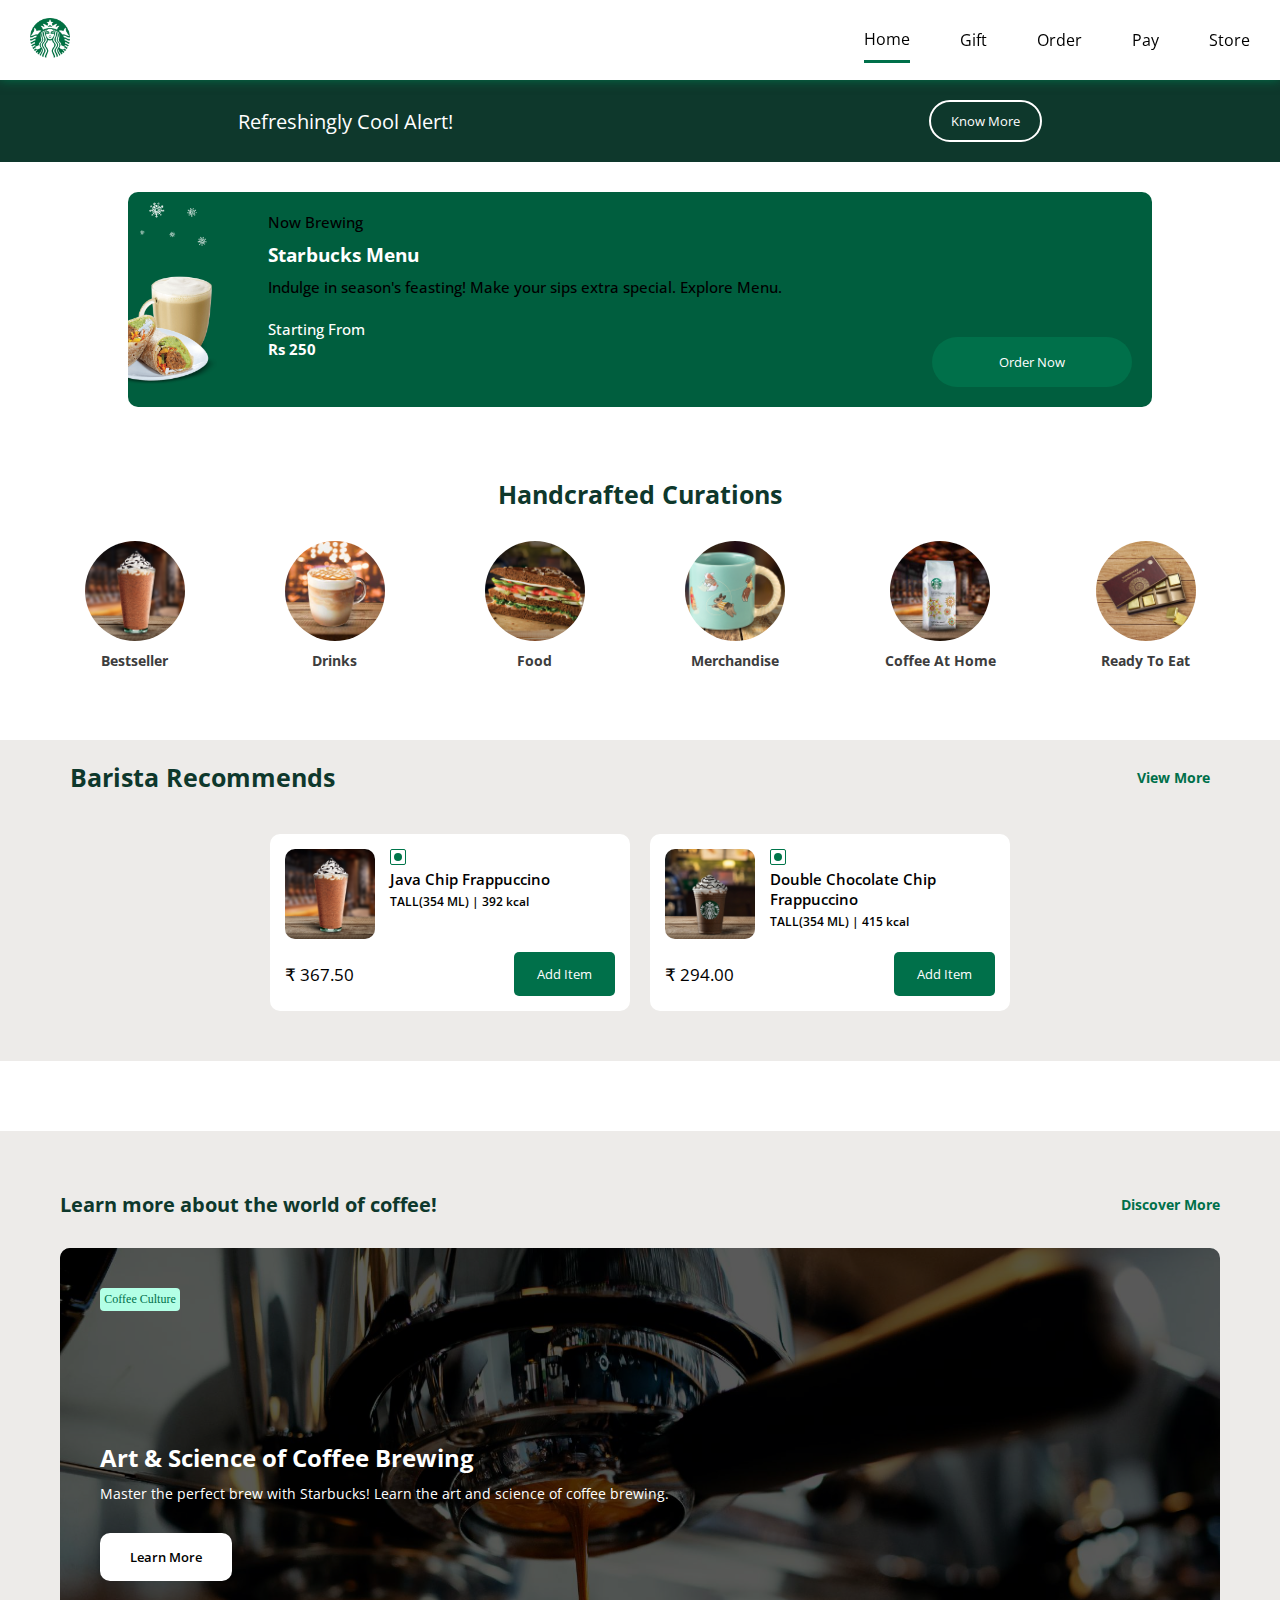
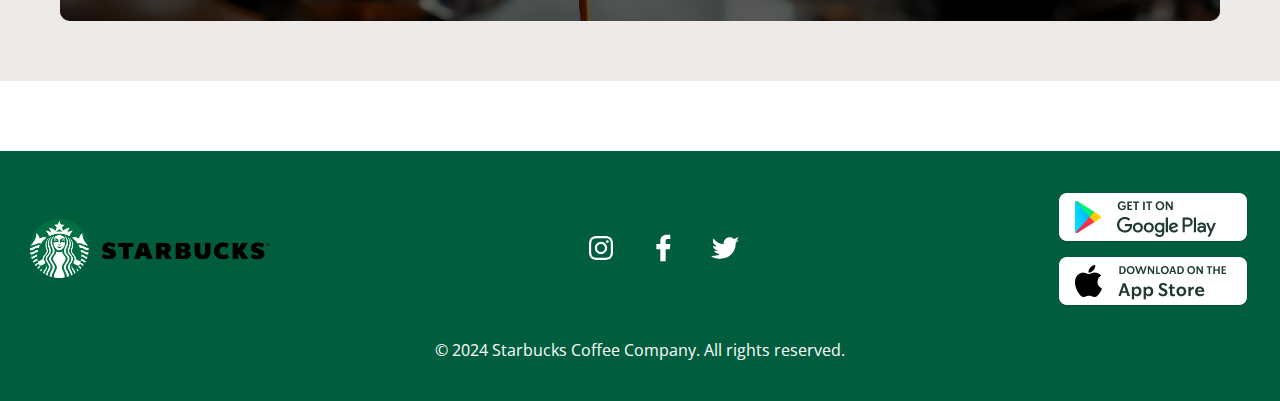
<file: index.html>
<!DOCTYPE html>
<html lang="en">

<head>
    <meta charset="UTF-8">
    <meta name="viewport" content="width=device-width, initial-scale=1.0">
    <link rel="website icon" href="Assests/starbucks-logo.png">
    <link rel="preconnect" href="https://fonts.googleapis.com">
    <link rel="preconnect" href="https://fonts.gstatic.com" crossorigin>
    <link href="https://fonts.googleapis.com/css2?family=Open+Sans:ital,wght@0,300..800;1,300..800&display=swap"
        rel="stylesheet">
    <title>Starbucks Coffee Company</title>
    <link rel="stylesheet" href="style.css">
</head>

<body>
    <header>
        <div class="logo">
            <img src="Assests/starbucks-logo.png" alt="logo">
        </div>

        <nav>
            <ul class="ul-header">
                <li class="active"><a href="index.html">Home</a></li>
                <li><a href="gift.html">Gift</a></li>
                <li><a href="order.html">Order</a></li>
                <li><a href="pay.html">Pay</a></li>
                <li><a href="store.html">Store</a></li>
            </ul>

        </nav>

        <div id="symbol-nav-open">
            <img src="Assests/menu.svg" alt="nav-open-button">
        </div>

        <div id="symbol-nav-close">
            <img src="Assests/close.svg" alt="nav-close-button">
        </div>

    </header>

    <div class="header-placeholder"></div>

    <div class="second-nav">
        <ul class="ul-sec">
            <li class="active"><a href="index.html">Home</a></li>
            <li><a href="gift.html">Gift</a></li>
            <li><a href="order.html">Order</a></li>
            <li><a href="pay.html">Pay</a></li>
            <li><a href="store.html">Store</a></li>
        </ul>
    </div>


    <section class="heroSection">
        <div class="herosec-1">
            <p>Refreshingly Cool Alert!</p>
            <button>Know More</button>
        </div>

        <div class="herosec-2">
            <img src="Assests/heroSecImg-2.png" class="img1-sec1" alt="sec-1-img">

            <div class="herosec2-content">
                <p>Now Brewing</p>
                <h3>Starbucks Menu</h3>
                <p>Indulge in season's feasting! Make your sips extra special. Explore Menu.</p>
                <div class="price-sec-2">
                    <p>Starting From</p>
                    <p>Rs 250</p>
                </div>
            </div>

            <button class="herosec2-btn">Order Now</button>
        </div>

        <div class="herosec-3">
            <h3>Handcrafted Curations</h3>
            <div class="herosec-3vari">
                <div class="vari">
                    <img src="Assests/Bestseller.jpg" alt="Bestseller Image">
                    <p>Bestseller</p>
                </div>
                <div class="vari">
                    <img src="Assests/Drinks.jpg" alt="Drinks Image">
                    <p>Drinks</p>
                </div>
                <div class="vari">
                    <img src="Assests/Food.jpg" alt="Food Image">
                    <p>Food</p>
                </div>
                <div class="vari">
                    <img src="Assests/Merchandise.jpg" alt="Merchandise Image">
                    <p>Merchandise</p>
                </div>
                <div class="vari">
                    <img src="Assests/CoffeeAtHome.jpg" alt="CoffeeAtHome Image">
                    <p>Coffee At Home</p>
                </div>
                <div class="vari">
                    <img src="Assests/ReadyToEat.jpg" alt="ReadyToEat Image">
                    <p>Ready To Eat</p>
                </div>
            </div>
        </div>
    </section>

    <section class="br-section">
        <div class="br-head">
            <h3>Barista Recommends</h3>
            <p> <a href="order.html">View More</a></p>
        </div>

        <div class="br-list">
            <div class="br-item">
                <div class="first-sec-br">
                    <div class="item-pic-br" id="sec-img-1"></div>
                    <div class="br-content">
                        <img src="Assests/veg.svg" alt="Veg Image">
                        <p class="br-name">Java Chip Frappuccino</p>
                        <p class="br-type">TALL(354 ML) | 392 kcal</p>
                    </div>
                </div>
                <div class="br-price-sec">
                    <p class="br-price">₹ 367.50</p>
                    <button class="br-add-item-btn">Add Item</button>
                </div>
            </div>

            <div class="br-item">
                <div class="first-sec-br">
                    <div class="item-pic-br" id="sec-img-2"></div>
                    <div class="br-content">
                        <img src="Assests/veg.svg" alt="Veg Image">
                        <p class="br-name">Double Chocolate Chip Frappuccino</p>
                        <p class="br-type">TALL(354 ML) | 415 kcal</p>
                    </div>
                </div>
                <div class="br-price-sec">
                    <p class="br-price">₹ 294.00</p>
                    <button class="br-add-item-btn">Add Item</button>
                </div>
            </div>
        </div>
    </section>

    <div class="learning-sec">
        <div class="learn-head">
            <h3>Learn more about the world of coffee!</h3>
            <p>Discover More</p>
        </div>

        <div class="learning-img-coffee">
            <div class="mask">
                <div class="cf-cul">
                    <p>Coffee Culture</p>
                </div>

                <div class="lear-content">
                    <h2>Art & Science of Coffee Brewing</h2>
                    <p>Master the perfect brew with Starbucks! Learn the art and science of coffee brewing.</p>
                </div>

                <button>Learn More</button>
            </div>
        </div>
    </div>

    <footer>
        <div class="footer-fir-sec">
            <div class="foot-logo"><img src="Assests/starbucks-text-logo.png" alt="logo-image"></div>
            <div class="social-links">
                <div class="instagram"><img src="Assests/instagram.svg" alt="instagram SVG img"></div>
                <div class="facebook"><img src="Assests/facebook.svg" alt="facebook SVG img"></div>
                <div class="twitter"><img src="Assests/twitter.svg" alt="twitter SVG img"></div>
            </div>
            <div class="app-links">
                <img src="Assests/appstoreAndroid.png" alt="Android Store">
                <img src="Assests/appstoreiOS.png" alt="iOS Store">
            </div>
        </div>

        <div class="copy-right">&copy; 2024 Starbucks Coffee Company. All rights reserved.</div>
    </footer>

    <script src="script.js"></script>
</body>

</html>
</file>
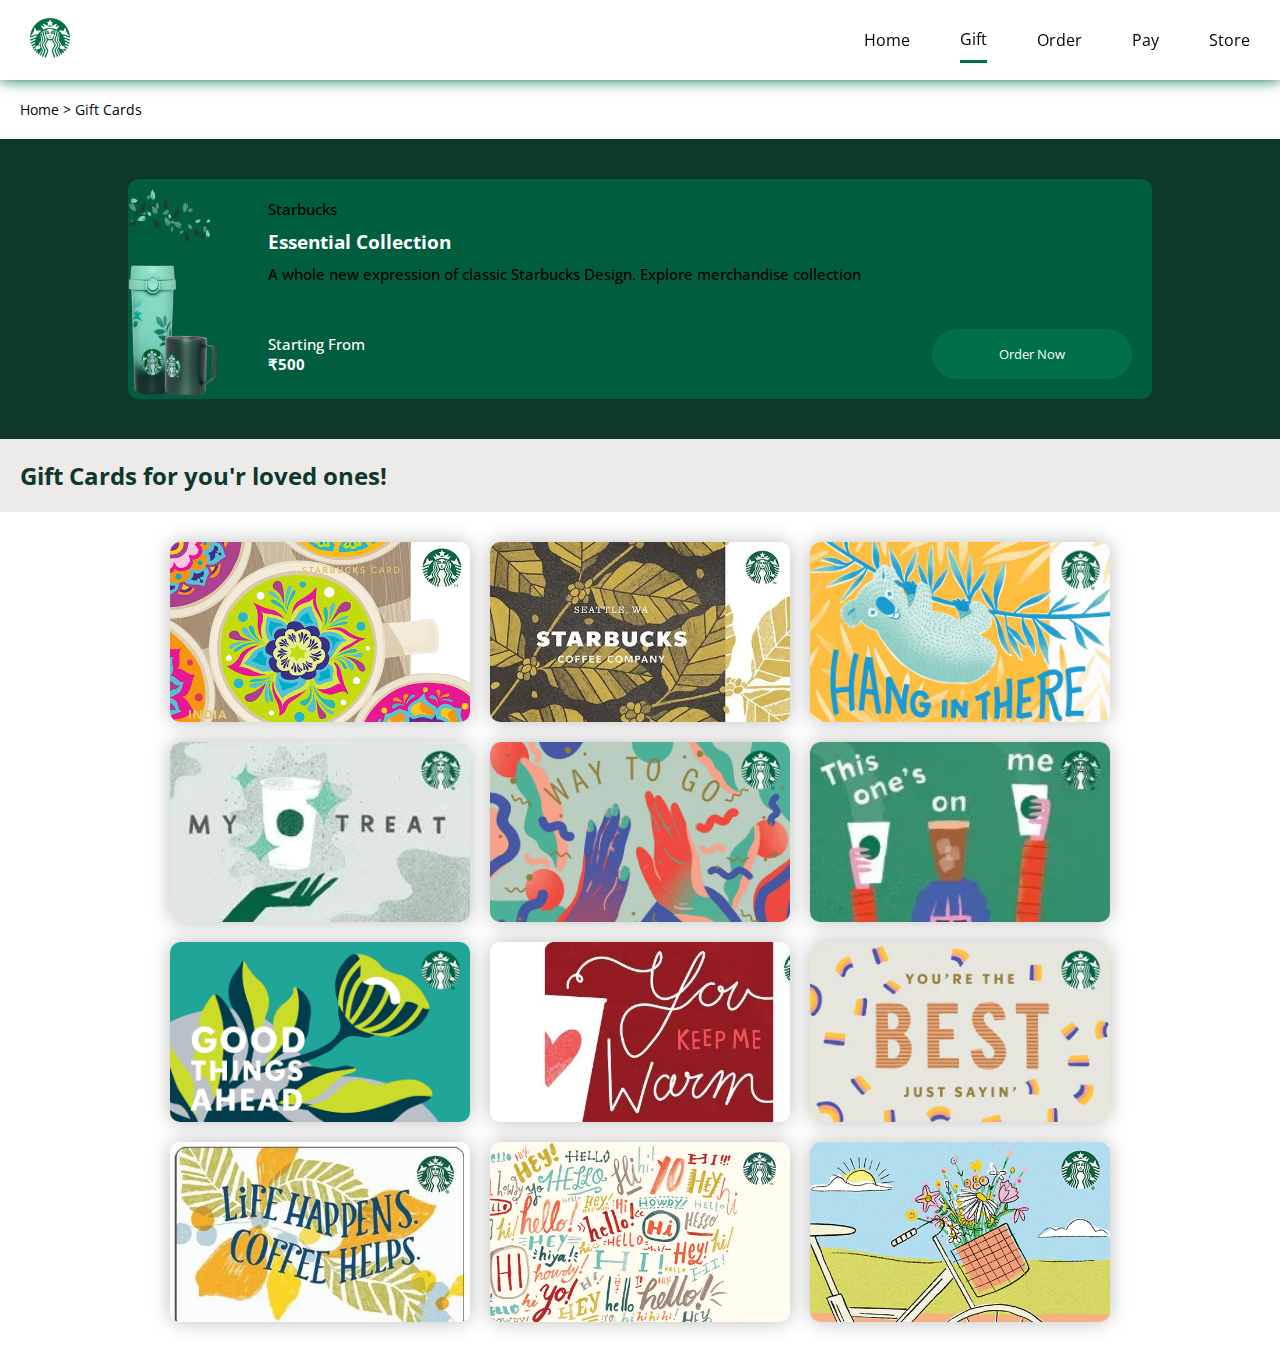
<file: gift.html>
<!DOCTYPE html>
<html lang="en">

<head>
    <meta charset="UTF-8">
    <meta name="viewport" content="width=device-width, initial-scale=1.0">
    <link rel="website icon" href="Assests/starbucks-logo.png">
    <link rel="preconnect" href="https://fonts.googleapis.com">
    <link rel="preconnect" href="https://fonts.gstatic.com" crossorigin>
    <link href="https://fonts.googleapis.com/css2?family=Open+Sans:ital,wght@0,300..800;1,300..800&display=swap"
        rel="stylesheet">
    <title>Gift Cards | Tata Starbucks</title>
    <link rel="stylesheet" href="gift.css">
</head>

<body>
    <header>
        <div class="logo">
            <img src="Assests/starbucks-logo.png" alt="logo">
        </div>

        <nav>
            <ul class="ul-header">
                <li><a href="index.html">Home</a></li>
                <li class="active"><a href="gift.html">Gift</a></li>
                <li><a href="order.html">Order</a></li>
                <li><a href="pay.html">Pay</a></li>
                <li><a href="store.html">Store</a></li>
            </ul>

        </nav>

        <div id="symbol-nav-open">
            <img src="Assests/menu.svg" alt="nav-open-button">
        </div>

        <div id="symbol-nav-close">
            <img src="Assests/close.svg" alt="nav-close-button">
        </div>

    </header>

    <div class="header-placeholder"></div>

    <div class="second-nav">
        <ul class="ul-sec">
            <li><a href="index.html">Home</a></li>
            <li class="active"><a href="gift.html">Gift</a></li>
            <li><a href="order.html">Order</a></li>
            <li><a href="pay.html">Pay</a></li>
            <li><a href="store.html">Store</a></li>
        </ul>
    </div>

    <!-- Web Location -->

    <div class="location">
        <p>Home > Gift Cards</p>
    </div>

    <!-- Hero Shop -->

    <section class="heroSection">

        <div class="herosec-1">
            <img src="Assests/starbucks-bottle.png" class="img1-sec1" alt="sec-1-img">

            <div class="herosec1-content">
                <p>Starbucks</p>
                <h3>Essential Collection</h3>
                <p class="hero-content-sent">A whole new expression of classic Starbucks Design. Explore merchandise
                    collection</p>
                <div class="price-sec-1">
                    <p>Starting From</p>
                    <p>₹500</p>
                </div>
            </div>

            <button class="herosec1-btn">Order Now</button>
        </div>

    </section>

    <!-- Cards Section -->

    <section class="cards-sec">
        <h2>Gift Cards for you'r loved ones!</h2>

        <div class="cards">
            <div class="card card-img-1"></div>
            <div class="card card-img-3"></div>
            <div class="card card-img-4"></div>
            <div class="card card-img-5"></div>
            <div class="card card-img-6"></div>
            <div class="card card-img-7"></div>
            <div class="card card-img-8"></div>
            <div class="card card-img-9"></div>
            <div class="card card-img-10"></div>
            <div class="card card-img-11"></div>
            <div class="card card-img-12"></div>
            <div class="card card-img-13"></div>
        </div>
    </section>

    <script src="script.js"></script>
</body>

</html>
</file>
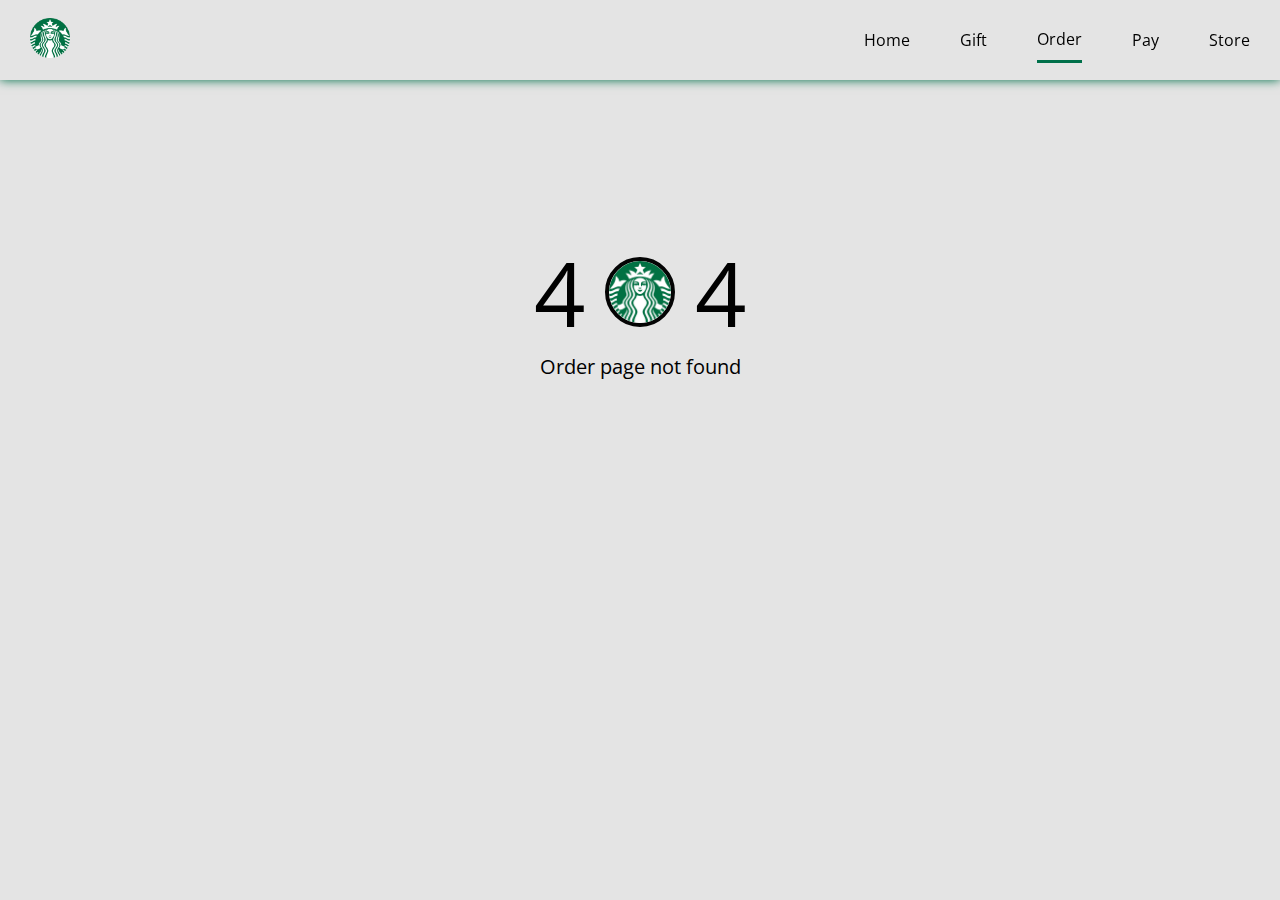
<file: order.html>
<!DOCTYPE html>
<html lang="en">

<head>
    <meta charset="UTF-8">
    <meta name="viewport" content="width=device-width, initial-scale=1.0">
    <link rel="website icon" href="Assests/starbucks-logo.png">
    <link rel="preconnect" href="https://fonts.googleapis.com">
    <link rel="preconnect" href="https://fonts.gstatic.com" crossorigin>
    <link href="https://fonts.googleapis.com/css2?family=Open+Sans:ital,wght@0,300..800;1,300..800&display=swap"
        rel="stylesheet">
    <title>Menu | Tata Starbucks</title>
    <link rel="stylesheet" href="order,pay,store.css">
</head>

<body>
    <header>
        <div class="logo">
            <img src="Assests/starbucks-logo.png" alt="logo">
        </div>

        <nav>
            <ul class="ul-header">
                <li><a href="index.html">Home</a></li>
                <li><a href="gift.html">Gift</a></li>
                <li class="active"><a href="order.html">Order</a></li>
                <li><a href="pay.html">Pay</a></li>
                <li><a href="store.html">Store</a></li>
            </ul>

        </nav>

        <div id="symbol-nav-open">
            <img src="Assests/menu.svg" alt="nav-open-button">
        </div>

        <div id="symbol-nav-close">
            <img src="Assests/close.svg" alt="nav-close-button">
        </div>

    </header>

    <div class="header-placeholder"></div>

    <div class="second-nav">
        <ul class="ul-sec">
            <li><a href="index.html">Home</a></li>
            <li><a href="gift.html">Gift</a></li>
            <li class="active"><a href="order.html">Order</a></li>
            <li><a href="pay.html">Pay</a></li>
            <li><a href="store.html">Store</a></li>
        </ul>
    </div>
    
    <div class="error-div">
        <div class="center-404">
            <h1>4</h1>
            <img src="Assests/starbucks-logo.png" alt="starbucks-logo">
            <h1>4</h1>
        </div>
    
        <div class="error-msg">
            <p>Order page not found</p>
        </div>
    </div>

    <script src="script.js"></script>
</body>

</html>
</file>
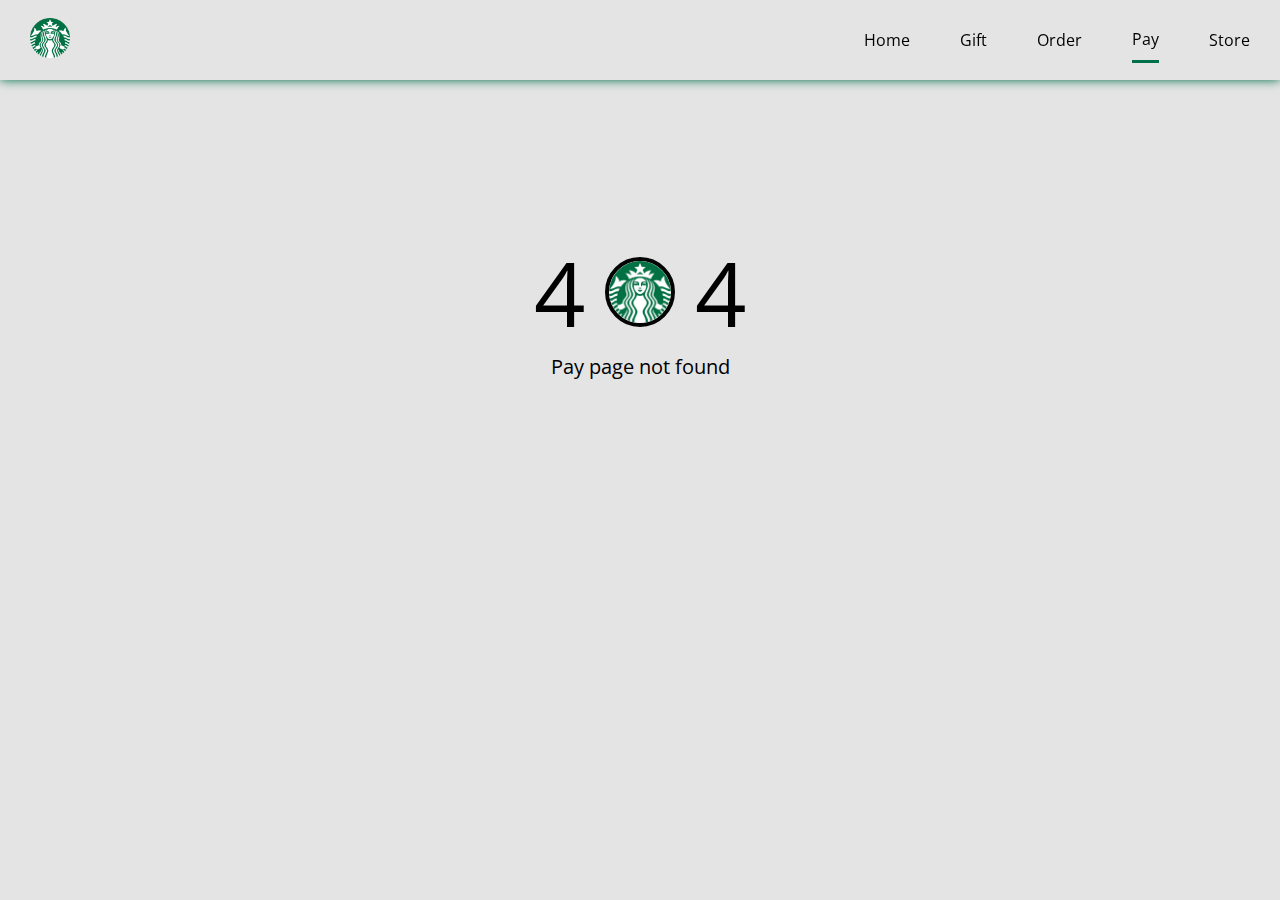
<file: pay.html>
<!DOCTYPE html>
<html lang="en">

<head>
    <meta charset="UTF-8">
    <meta name="viewport" content="width=device-width, initial-scale=1.0">
    <link rel="website icon" href="Assests/starbucks-logo.png">
    <link rel="preconnect" href="https://fonts.googleapis.com">
    <link rel="preconnect" href="https://fonts.gstatic.com" crossorigin>
    <link href="https://fonts.googleapis.com/css2?family=Open+Sans:ital,wght@0,300..800;1,300..800&display=swap"
        rel="stylesheet">
    <title>Menu | Tata Starbucks</title>
    <link rel="stylesheet" href="order,pay,store.css">
</head>

<body>
    
    <header>
        <div class="logo">
            <img src="Assests/starbucks-logo.png" alt="logo">
        </div>

        <nav>
            <ul class="ul-header">
                <li><a href="index.html">Home</a></li>
                <li><a href="gift.html">Gift</a></li>
                <li><a href="order.html">Order</a></li>
                <li class="active"><a href="pay.html">Pay</a></li>
                <li><a href="store.html">Store</a></li>
            </ul>

        </nav>

        <div id="symbol-nav-open">
            <img src="Assests/menu.svg" alt="nav-open-button">
        </div>

        <div id="symbol-nav-close">
            <img src="Assests/close.svg" alt="nav-close-button">
        </div>

    </header>

    <div class="header-placeholder"></div>

    <div class="second-nav">
        <ul class="ul-sec">
            <li><a href="index.html">Home</a></li>
            <li><a href="gift.html">Gift</a></li>
            <li><a href="order.html">Order</a></li>
            <li class="active"><a href="pay.html">Pay</a></li>
            <li><a href="store.html">Store</a></li>
        </ul>
    </div>
    
    <div class="error-div">
        <div class="center-404">
            <h1>4</h1>
            <img src="Assests/starbucks-logo.png" alt="starbucks-logo">
            <h1>4</h1>
        </div>
    
        <div class="error-msg">
            <p>Pay page not found</p>
        </div>
    </div>

    <script src="script.js"></script>
</body>

</html>
</file>
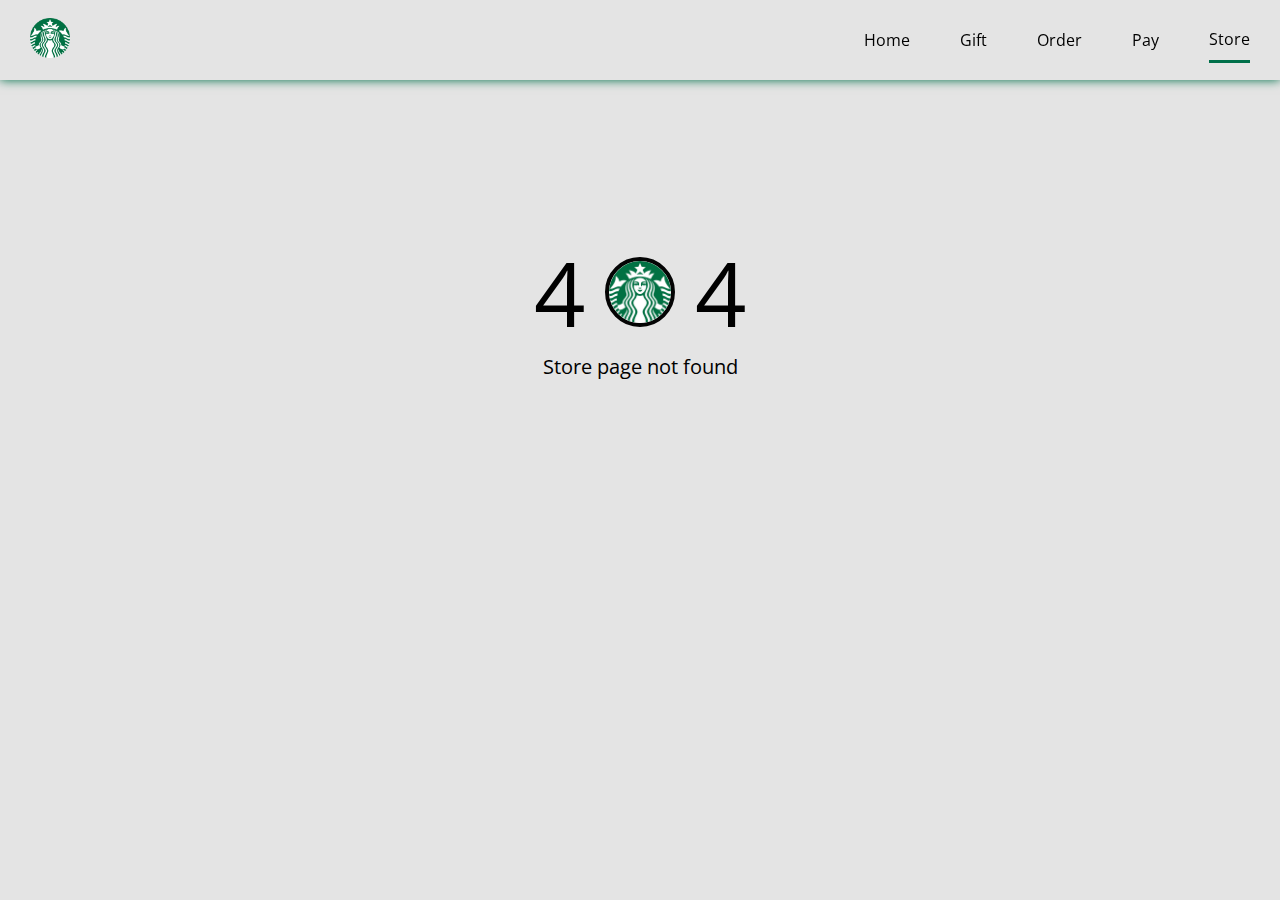
<file: store.html>
<!DOCTYPE html>
<html lang="en">

<head>
    <meta charset="UTF-8">
    <meta name="viewport" content="width=device-width, initial-scale=1.0">
    <link rel="website icon" href="Assests/starbucks-logo.png">
    <link rel="preconnect" href="https://fonts.googleapis.com">
    <link rel="preconnect" href="https://fonts.gstatic.com" crossorigin>
    <link href="https://fonts.googleapis.com/css2?family=Open+Sans:ital,wght@0,300..800;1,300..800&display=swap"
        rel="stylesheet">
    <title>Menu | Tata Starbucks</title>
    <link rel="stylesheet" href="order,pay,store.css">
</head>

<body>
    
    <header>
        <div class="logo">
            <img src="Assests/starbucks-logo.png" alt="logo">
        </div>

        <nav>
            <ul class="ul-header">
                <li><a href="index.html">Home</a></li>
                <li><a href="gift.html">Gift</a></li>
                <li><a href="order.html">Order</a></li>
                <li><a href="pay.html">Pay</a></li>
                <li class="active"><a href="store.html">Store</a></li>
            </ul>

        </nav>

        <div id="symbol-nav-open">
            <img src="Assests/menu.svg" alt="nav-open-button">
        </div>

        <div id="symbol-nav-close">
            <img src="Assests/close.svg" alt="nav-close-button">
        </div>

    </header>

    <div class="header-placeholder"></div>

    <div class="second-nav">
        <ul class="ul-sec">
            <li><a href="index.html">Home</a></li>
            <li><a href="gift.html">Gift</a></li>
            <li><a href="order.html">Order</a></li>
            <li><a href="pay.html">Pay</a></li>
            <li class="active"><a href="store.html">Store</a></li>
        </ul>
    </div>
    
    <div class="error-div">
        <div class="center-404">
            <h1>4</h1>
            <img src="Assests/starbucks-logo.png" alt="starbucks-logo">
            <h1>4</h1>
        </div>
    
        <div class="error-msg">
            <p>Store page not found</p>
        </div>
    </div>

    <script src="script.js"></script>
</body>

</html>
</file>
<file: style.css>
* {
    margin: 0;
    padding: 0;
    box-sizing: border-box;
    list-style-type: none;
    scroll-behavior: smooth;
}

:root {
    --open-sans-font: "Open Sans", sans-serif;
    --StarbucksGreen: #00704A;
    --dark-green: #0e382c;
    --secondary-green: #005e3e;
    --White: #fff;
}

::-webkit-scrollbar {
    width: 5px;
    background: #ffffff;
}

::-webkit-scrollbar-thumb {
    background: var(--StarbucksGreen);
}


body {
    width: 100%;
    background: var(--White);
}


/* Header */


header {
    position: fixed;
    height: 80px;
    width: 100%;
    padding: 0 30px;
    background: var(--White);
    display: flex;
    align-items: center;
    justify-content: space-between;
    color: var(--gold);
    z-index: 1;
    box-shadow: 0 0 10px #00704A;
}

header .logo {
    font-family: var(--merriweather-font);
}

header .logo img {
    width: 40px;
}

header nav {
    display: flex;
}

header nav ul {
    display: flex;
    align-items: center;
    justify-content: center;
    gap: 50px;
}

header nav ul li {
    padding: 10px 0;
    font-family: var(--open-sans-font);
    cursor: pointer;
}

header nav ul li a { 
    text-decoration: none;
    color: #000000;
}

.second-nav .ul-sec li a {
    text-decoration: none;
    color: #000;
}

ul .active {
    border-bottom: 3px solid #00704A;
}

header nav ul li a:hover {
    transition: .1s;
    color: var(--secondary-green);
}

header #symbol-nav-open {
    display: none;
}

header #symbol-nav-close {
    display: none;
}

.ul-sec {
    display: none;
}

.header-placeholder {
    height: 80px;
}

/* Hero Section */

.heroSection {
    display: flex;
    flex-direction: column;
    align-items: center;
}

.heroSection .herosec-1 {
    margin-bottom: 30px;
    width: 100%;
    padding: 20px 0;
    background-color: var(--dark-green);
    display: flex;
    align-items: center;
    justify-content: space-around;
}

.heroSection .herosec-1 p {
    font-size: 20px;
    font-family: var(--open-sans-font);
    color: #fff;
}

.heroSection .herosec-1 button {
    padding: 10px 20px;
    background-color: transparent;
    border: 2px solid #fff;
    color: #fff;
    border-radius: 50px;
    font-family: var(--open-sans-font);
    font-size: 13px;
}

.heroSection .herosec-2 {
    padding: 0 20px 0 0;
    width: 80%;
    background-color: var(--secondary-green);
    border-radius: 10px;
    display: flex;
    gap: 50px;
    position: relative;
}

.heroSection .herosec-2 .img1-sec1 {
    width: 90px;
}

.heroSection .herosec-2 .herosec2-content {
    padding: 20px 0 0 0;
    font-family: var(--open-sans-font);
    display: flex;
    flex-direction: column;
    gap: 10px;
}

.heroSection .herosec-2 .herosec2-content h3 {
    color: #fff;
}

.heroSection .herosec-2 .herosec2-content p {
    font-size: 15px;
    font-weight: 500;
}

.heroSection .herosec-2 .herosec2-content .price-sec-2 {
    padding: 12px 0 0 0;
    font-weight: 200;
    color: #fff;
}

.heroSection .herosec-2 .herosec2-content .price-sec-2 p:last-child {
    font-weight: 700;
}

.heroSection .herosec-2 button {
    height: 50px;
    width: 200px;
    color: #ffffff;
    font-family: var(--open-sans-font);
    display: flex;
    align-items: center;
    justify-content: center;
    border-radius: 50px;
    border: none;
    background-color: var(--StarbucksGreen);
    position: absolute;
    bottom: 20px;
    right: 20px;
    transition: .30s;
}

.heroSection .herosec-2 button:hover {
    transition: .50s;
    background-color: var(--dark-green);
}

.herosec-3 {
    margin: 70px 0 0 0;
    width: 100%;
    display: flex;
    align-items: center;
    justify-content: center;
    flex-direction: column;
}

.herosec-3 h3 {
    color: var(--dark-green);
    font-family: var(--open-sans-font);
    font-size: 25px;
}

.herosec-3 .herosec-3vari {
    margin: 30px 0 0 0;
    display: flex;
    flex-wrap: wrap;
    justify-content: center;
    column-gap: 80px;
    row-gap: 40px;
}

.herosec-3 .herosec-3vari .vari {
    cursor: pointer;
    margin: 0 10px;
    display: flex;
    flex-direction: column;
    align-items: center;
}

.herosec-3 .herosec-3vari .vari img {
    height: 100px;
    width: 100px;
    border-radius: 50%;
    transition: .10s;
}

.herosec-3 .herosec-3vari .vari img:hover {
    /* border: 2px solid #00704A; */
    transform: translateY(-5px);
    border-radius: 50%;
    box-shadow: 0 20px 20px #dddddd;
    transition: .20s;
}

.herosec-3 .herosec-3vari .vari p {
    padding: 10px 0 0 0;
    font-family: var(--open-sans-font);
    font-size: 14px;
    font-weight: 700;
    color: #3d3d3d;
}

/* BR-Section */

.br-section {
    margin: 70px 0 0 0;
    padding: 20px 70px;
    background: #edebe9;
    display: flex;
    flex-direction: column;
}

.br-section .br-head {
    display: flex;
    align-items: center;
    justify-content: space-between;
}

.br-section .br-head h3 {
    font-family: var(--open-sans-font);
    font-size: 25px;
    color: var(--dark-green);
}

.br-section .br-head p a {
    text-decoration: none;
    cursor: pointer;
    font-family: var(--open-sans-font);
    font-size: 14px;
    color: var(--StarbucksGreen);
    font-weight: 700;
}

.br-section .br-list {
    margin: 40px 0 30px 0;
    display: flex;
    justify-content: center;
    flex-wrap: wrap;
    gap: 20px;
}

.br-section .br-list .br-item {
    padding: 15px;
    border-radius: 10px;
    background-color: #fff;
    display: flex;
    flex-direction: column;
    gap: 13px;
}

.br-section .br-list .br-item .first-sec-br {
    display: flex;
    gap: 15px;
    font-family: var(--open-sans-font);
    font-size: 15px;
    font-weight: 600;
}

.br-section .br-list .br-item .first-sec-br .br-name {
    width: 180px;
}

.br-section .br-list .br-item .first-sec-br .br-type {
    margin: 4px 0 0 0;
    font-size: 12px;
}

#sec-img-1 {
    height: 90px;
    width: 90px;
    background: url('Assests/Bestseller.jpg');
    background-position: center;
    background-size: cover;
    border-radius: 10px;
}

#sec-img-2 {
    height: 90px;
    width: 90px;
    background: url('Assests/doublechocolatefrapuccino.jpg');
    background-position: center;
    background-size: cover;
    border-radius: 10px;
}

.br-section .br-list .br-item .first-sec-br {
    display: flex;
}

.br-section .br-list .br-item .br-price-sec {
    display: flex;
    align-items: center;
    gap: 160px;
    font-family: var(--open-sans-font);
    font-size: 17px;
}

.br-section .br-list .br-item .br-price-sec button {
    padding: 13px 23px;
    background: var(--StarbucksGreen);
    border: none;
    border-radius: 5px;
    color: #fff;
    font-family: var(--open-sans-font);
    transition: .20s;
}

.br-section .br-list .br-item .br-price-sec button:hover {
    transition: .10s;
    background-color: var(--secondary-green);
}

.br-section .last-btn button:hover {
    transition: .10s;
    background-color: var(--secondary-green);
}

/* Learning-Section */

.learning-sec {
    margin-top: 70px;
    padding: 60px;
    background-color: #edebe9;
    display: flex;
    justify-content: center;
    flex-direction: column;
}

.learning-sec .learn-head {
    margin-bottom: 30px;
    /* width: 78%; */
    display: flex;
    align-items: center;
    justify-content: space-between;
}

.learning-sec .learn-head h3 {
    font-family: var(--open-sans-font);
    color: var(--dark-green);
    font-size: 20px;
}

.learning-sec .learn-head p {
    cursor: pointer;
    font-family: var(--open-sans-font);
    color: var(--StarbucksGreen);
    font-size: 14px;
    font-weight: 700;
}

.learning-img-coffee {
    background: url(Assests/ICW_Live_Event_Day5_41f11ca3d2.jpg);
    width: 100%;
    border-radius: 10px;
    /* height: 300px; */
    background-size: cover;
}

.learning-img-coffee .mask {
    padding: 40px;
    height: 100%;
    width: 100%;
    border-radius: 10px;
    background-color: #000000a6;
}

.learning-img-coffee .cf-cul p {
    width: 80px;
    padding: 4px;
    font-size: 12px;
    color: var(--StarbucksGreen);
    background-color: #b3ffe6;
    border-radius: 4px;
    text-align: center;
}

.learning-img-coffee .lear-content {
    margin-top: 130px;
}

.learning-img-coffee .lear-content h2 {
    font-family: var(--open-sans-font);
    color: var(--White);
    z-index: 10000;
}

.learning-img-coffee .lear-content p {
    padding: 10px 0 0 0;
    font-size: 14px;
    font-family: var(--open-sans-font);
    color: #ffffff;
    font-weight: 400;
}

.learning-img-coffee button {
    margin-top: 30px;
    padding: 15px 30px;
    background-color: #fff;
    border: none;
    border-radius: 10px;
    color: #000;
    font-family: var(--open-sans-font);
    font-weight: 600;
    transition: .20s;
}

.learning-img-coffee button:hover {
    background-color: #afafaf;
}

/* FOOTER-Section */

footer {
    margin: 70px 0 0 0;
    padding: 40px 30px;
    display: flex;
    flex-direction: column;
    align-items: center;
    justify-content: space-between;
    flex-wrap: wrap;
    background: var(--secondary-green);
}

footer .footer-fir-sec {
    width: 100%;
    display: flex;
    align-items: center;
    justify-content: space-between;
    flex-wrap: wrap;
    gap: 40px;
}

footer .footer-fir-sec .foot-logo img {
    width: 240px;
}

footer .footer-fir-sec .social-links {
    display: flex;
    gap: 30px;
}

footer .footer-fir-sec .social-links img {
    cursor: pointer;
    transition: .20s;
}

footer .footer-fir-sec .social-links img:hover {
    transform: translateY(-12px);
}

footer .footer-fir-sec .app-links {
    display: flex;
    flex-direction: column;
    gap: 10px;
}

footer .footer-fir-sec .app-links img {
    cursor: pointer;
}

footer .copy-right {
    margin: 30px 0 0 0;
    font-family: var(--open-sans-font);
    font-size: 16px;
    color: #fff;
}

@media (max-width: 830px) {
    .learning-sec .learn-head h3 {
        font-family: var(--open-sans-font);
        color: var(--dark-green);
        font-size: 17px;
    }

    .learning-sec .learn-head p {
        font-family: var(--open-sans-font);
        color: var(--dark-green);
        font-size: 12px;
        font-weight: 700;
    }
}

@media (max-width: 676px) {

    header nav ul {
        display: none;
    }

    header #symbol-nav-open {
        display: flex;
    }

    header #symbol-nav-close {
        display: none;
    }

    .second-nav {
        display: none;
    }

    .ul-sec {
        position: fixed;
        width: 100%;
        padding: 60px 0;
        display: flex;
        align-items: center;
        flex-direction: column;
        background-color: #c4c4c4;
        gap: 50px;
        z-index: 10;
    }

    .ul-sec li {
        font-family: var(--open-sans-font);
        color: var(--gold);
    }

    .ul-sec li:hover {
        transition: .1s;
        color: var(--light-gray);
    }

    .heroSection .herosec-1 p {
        font-size: 17px;
        font-family: var(--open-sans-font);
        color: #fff;
    }

    .heroSection .herosec-1 button {
        padding: 7px 12px;
        background-color: transparent;
        border: 2px solid #fff;
        color: #fff;
        border-radius: 50px;
        font-family: var(--open-sans-font);
        font-size: 12px;
    }

    .heroSection .herosec-2 button {
        height: 50px;
        width: 170px;
        color: #ffffff;
        font-family: var(--open-sans-font);
        display: flex;
        align-items: center;
        justify-content: center;
        border-radius: 50px;
        border: none;
        background-color: var(--StarbucksGreen);
        position: absolute;
        bottom: 20px;
        right: 20px;
    }
}

@media (max-width: 600px) {
    .heroSection .herosec-2 button {
        margin: 50px 0 0 0;
        height: 50px;
        width: 200px;
        color: #fff;
        font-family: var(--open-sans-font);
        display: flex;
        align-items: center;
        justify-content: center;
        border-radius: 50px;
        border: none;
        background-color: var(--StarbucksGreen);
        position: absolute;
        bottom: 20px;
        right: 20px;
    }

    .br-section {
        margin: 70px 0 0 0;
        padding: 20px 30px;
        background: #edebe9;
    }

    .br-section .br-head h3 {
        font-family: var(--open-sans-font);
        font-size: 25px;
        color: var(--dark-green);
    }

    .br-section .br-head p {
        font-family: var(--open-sans-font);
        font-size: 14px;
        color: var(--StarbucksGreen);
        font-weight: 700;
    }
}

@media (max-width: 560px) {
    .heroSection .herosec-2 {
        display: flex;
        flex-direction: column;
        padding: 0 20px;
    }

    .heroSection .herosec-2 .img1-sec1 {
        display: none;
    }

    .heroSection .herosec-2 button {
        position: relative;
        margin: 0 0 0 20px;
        height: 50px;
        width: 170px;
    }

    .learning-sec {
        margin-top: 70px;
        padding: 30px;
        background-color: #edebe9;
        display: flex;
        justify-content: center;
        flex-direction: column;
    }

    .learning-sec .learn-head h3 {
        font-family: var(--open-sans-font);
        color: var(--dark-green);
        font-size: 15px;
    }

    .learning-sec .learn-head p {
        width: 100px;
        /* background: #000; */
        font-family: var(--open-sans-font);
        color: var(--StarbucksGreen);
        font-size: 13px;
        font-weight: 700;
        text-align: center;
    }

    .br-section {
        margin: 70px 0 0 0;
        padding: 20px 36px;
        background: #edebe9;
    }

    .br-section .br-head h3 {
        font-family: var(--open-sans-font);
        font-size: 20px;
        color: var(--dark-green);
    }

    .br-section .br-head p {
        font-family: var(--open-sans-font);
        font-size: 14px;
        color: var(--StarbucksGreen);
        font-weight: 700;
    }
}

@media (max-width: 500px) {
    .learning-img-coffee {
        background-position: center;
    }

    .learning-img-coffee .mask {
        padding: 20px;
    }

    .br-section {
        margin: 70px 0 0 0;
        padding: 20px 30px;
        background: #edebe9;
    }

    .br-section .br-list .br-item .br-price-sec {
        display: flex;
        align-items: center;
        gap: 100px;
        font-family: var(--open-sans-font);
        font-size: 17px;
    }
}

@media (max-width: 400px) {
    .heroSection .herosec-1 p {
        font-size: 15px;
        font-family: var(--open-sans-font);
        color: #fff;
    }

    .heroSection .herosec-1 button {
        padding: 6px 10px;
        background-color: transparent;
        border: 2px solid #fff;
        color: #fff;
        border-radius: 50px;
        font-family: var(--open-sans-font);
        font-size: 13px;
    }

    .learning-img-coffee .mask {
        padding: 20px 13px;
    }

    .br-section {
        margin: 70px 0 0 0;
        padding: 20px 20px;
        background: #edebe9;
    }

    .br-section .br-head h3 {
        font-family: var(--open-sans-font);
        font-size: 25px;
        color: var(--dark-green);
    }

    .br-section .br-head p {
        padding: 0 0 0 10px;
        font-family: var(--open-sans-font);
        font-size: 14px;
        color: var(--StarbucksGreen);
        font-weight: 700;
    }

    .br-section .br-list .br-item p {
        font-size: 13px;
    }

    .br-section .br-list .br-item .br-price-sec {
        display: flex;
        align-items: center;
        justify-content: space-between;
        gap: 40px;
        font-family: var(--open-sans-font);
        font-size: 17px;
    }


    .br-section .br-list .br-item .br-price-sec button {
        padding: 13px 13px;
        background: var(--StarbucksGreen);
        border: none;
        border-radius: 5px;
        color: #fff;
        font-family: var(--open-sans-font);
        transition: .20s;
    }
}

@media (max-width: 390px) {
    .br-section .br-list .br-item {
        width: 300px;
    }
}

@media (max-width: 320px) {
    .br-section {
        margin: 70px 0 0 0;
        padding: 20px 15px;
        background: #edebe9;
    }

    .br-section .br-head h3 {
        font-family: var(--open-sans-font);
        font-size: 25px;
        color: var(--dark-green);
    }

    .br-section .br-head p {
        font-family: var(--open-sans-font);
        font-size: 12px;
        color: var(--StarbucksGreen);
        font-weight: 700;
    }
}
</file>
<file: gift.css>
* {
    margin: 0;
    padding: 0;
    box-sizing: border-box;
    list-style-type: none;
    scroll-behavior: smooth;
}

:root {
    --open-sans-font: "Open Sans", sans-serif;
    --StarbucksGreen: #00704A;
    --dark-green: #0e382c;
    --secondary-green: #005e3e;
    --White: #fff;
}

::-webkit-scrollbar {
    width: 5px;
    background: #ffffff;
}

::-webkit-scrollbar-thumb {
    background: var(--StarbucksGreen);
}


body {
    width: 100%;
    background: var(--White);
}


/* Header */


header {
    position: fixed;
    height: 80px;
    width: 100%;
    padding: 0 30px;
    background: var(--White);
    display: flex;
    align-items: center;
    justify-content: space-between;
    color: var(--gold);
    z-index: 1;
    box-shadow: 0 0 14px #00704A;
}

header .logo {
    font-family: var(--merriweather-font);
}

header .logo img {
    width: 40px;
}

header nav {
    display: flex;
}

header nav ul {
    display: flex;
    align-items: center;
    justify-content: center;
    gap: 50px;
}

header nav ul li {
    padding: 10px 0;
    font-family: var(--open-sans-font);
    cursor: pointer;
}

header nav ul li a {
    text-decoration: none;
    color: #000000;
}

.second-nav .ul-sec li a {
    text-decoration: none;
    color: #000;
}

ul .active {
    border-bottom: 3px solid #00704A;
}

header nav ul li a:hover {
    transition: .1s;
    color: var(--secondary-green);
}

header #symbol-nav-open {
    display: none;
}

header #symbol-nav-close {
    display: none;
}

.ul-sec {
    display: none;
}

.header-placeholder {
    height: 80px;
}

/* Web Location */

.location {
    padding: 20px;
}

.location p {
    font-family: var(--open-sans-font);
    font-size: 14px;
}


/* Hero Section Starts */


.heroSection {
    display: flex;
    justify-content: center;
    background-color: var(--dark-green);
}

.heroSection .herosec-1 {
    margin: 40px 0 40px 0;
    padding: 0 20px 0 0;
    width: 80%;
    background-color: var(--secondary-green);
    border-radius: 10px;
    display: flex;
    gap: 50px;
    position: relative;
}

.heroSection .herosec-1 .img1-sec1 {
    width: 90px;
}

.heroSection .herosec-1 .herosec1-content {
    padding: 20px 0 0 0;
    font-family: var(--open-sans-font);
    display: flex;
    flex-direction: column;
    gap: 10px;
}

.heroSection .herosec-1 .herosec1-content h3 {
    color: #fff;
}

.heroSection .herosec-1 .herosec1-content p {
    font-size: 15px;
    font-weight: 500;
}

.heroSection .herosec-1 .herosec1-content .hero-content-sent {
    padding: 0 0 40px 0;
}

.heroSection .herosec-1 .herosec1-content .price-sec-1 {
    padding: 0 0 25px 0;
    font-weight: 200;
    color: #fff;
}

.heroSection .herosec-1 .herosec1-content .price-sec-1 p:last-child {
    font-weight: 700;
}

.heroSection .herosec-1 button {
    margin: 20px 0 0 0;
    height: 50px;
    width: 200px;
    color: #ffffff;
    font-family: var(--open-sans-font);
    display: flex;
    align-items: center;
    justify-content: center;
    border-radius: 50px;
    border: none;
    background-color: var(--StarbucksGreen);
    position: absolute;
    bottom: 20px;
    right: 20px;
    transition: .30s;
}

.heroSection .herosec-1 button:hover {
    transition: .50s;
    background-color: var(--dark-green);
}

/* Cards Section */

.cards-sec {
    display: flex;
    flex-direction: column;
    align-items: center;
    justify-content: center;
}

.cards-sec h2 {
    width: 100%;
    padding: 20px;
    background-color: #edebe9;
    font-family: var(--open-sans-font);
    color: #0e382c;
}

.cards-sec .cards {
    margin: 30px 20px 30px 20px;
    display: flex;
    flex-wrap: wrap;
    align-items: center;
    justify-content: center;
    gap: 20px;
}

.cards-sec .cards .card {
    height: 180px;
    width: 300px;
    border-radius: 10px;
    box-shadow: 0 0 20px #bebebe;
}

.cards-sec .cards .card-img-1 {
    background: url(Assests/anytime-card-1.png);
    background-size: cover;
}

.cards-sec .cards .card-img-3 {
    background: url(Assests/anytime-card-3.webp);
    background-size: cover;
}

.cards-sec .cards .card-img-4 {
    background: url(Assests/anytime-card-4.png);
    background-size: cover;
}

.cards-sec .cards .card-img-5 {
    background: url(Assests/anytime-card-5.png);
    background-size: cover;
}

.cards-sec .cards .card-img-6 {
    background: url(Assests/anytime-card-6.webp);
    background-size: cover;
}

.cards-sec .cards .card-img-7 {
    background: url(Assests/anytime-card-7.webp);
    background-size: cover;
}

.cards-sec .cards .card-img-8 {
    background: url(Assests/anytime-card-8.png);
    background-size: cover;
}

.cards-sec .cards .card-img-9 {
    background: url(Assests/anytime-card-9.webp);
    background-size: cover;
}

.cards-sec .cards .card-img-10 {
    background: url(Assests/anytime-card-10.webp);
    background-size: cover;
}

.cards-sec .cards .card-img-11 {
    background: url(Assests/anytime-card-11.png);
    background-size: cover;
}

.cards-sec .cards .card-img-12 {
    background: url(Assests/anytime-card-12.png);
    background-size: cover;
}

.cards-sec .cards .card-img-13 {
    background: url(Assests/anytime-card-13.png);
    background-size: cover;
}

@media (max-width: 676px) {

    header nav ul {
        display: none;
    }

    header #symbol-nav-open {
        display: flex;
    }

    header #symbol-nav-close {
        display: none;
    }

    .second-nav {
        display: none;
    }

    .ul-sec {
        position: fixed;
        width: 100%;
        padding: 60px 0;
        display: flex;
        align-items: center;
        flex-direction: column;
        background-color: #c4c4c4;
        gap: 50px;
        z-index: 10;
    }

    .ul-sec li {
        font-family: var(--open-sans-font);
        color: var(--gold);
    }

    .ul-sec li:hover {
        transition: .1s;
        color: var(--light-gray);
    }

    .heroSection .herosec-1 button {
        height: 50px;
        width: 170px;
        color: #ffffff;
        font-family: var(--open-sans-font);
        display: flex;
        align-items: center;
        justify-content: center;
        border-radius: 50px;
        border: none;
        background-color: var(--StarbucksGreen);
        position: absolute;
        bottom: 20px;
        right: 20px;
    }
}

@media (max-width: 600px) {
    .heroSection .herosec-1 button {
        margin: 50px 0 0 0;
        height: 50px;
        width: 140px;
        color: #fff;
        font-family: var(--open-sans-font);
        display: flex;
        align-items: center;
        justify-content: center;
        border-radius: 50px;
        border: none;
        background-color: var(--StarbucksGreen);
        position: absolute;
        bottom: 20px;
        right: 20px;
    }
}

@media (max-width: 560px) {
    .heroSection .herosec-1 {
        display: flex;
        flex-direction: column;
        padding: 0 20px;
    }

    .heroSection .herosec-1 .img1-sec1 {
        display: none;
    }

    .heroSection .herosec-1 button {
        position: relative;
        margin: 0 0 0 20px;
        height: 50px;
        width: 170px;
    }

    .heroSection .herosec-1 .herosec1-content h3 {
        padding: 0 0 10px 0;
    }

    .heroSection .herosec-1 .herosec1-content .hero-content-sent {
        padding: 0 0 20px 0;
    }

    .heroSection .herosec-1 .herosec1-content .price-sec-1 {
        padding: 0 0 0 0;
        font-weight: 200;
        color: #fff;
    }
}
</file>
<file: order,pay,store.css>
* {
    margin: 0;
    padding: 0;
    box-sizing: border-box;
    text-decoration: none;
    list-style-type: none;
}

:root {
    --open-sans-font: "Open Sans", sans-serif;
}

body {
    background-color: #e4e4e4;
}

header {
    position: fixed;
    height: 80px;
    width: 100%;
    padding: 0 30px;
    background: var(--White);
    display: flex;
    align-items: center;
    justify-content: space-between;
    color: var(--gold);
    z-index: 1;
    box-shadow: 0 0 10px #00704A;
}

header .logo {
    font-family: var(--merriweather-font);
}

header .logo img {
    width: 40px;
}

header nav {
    display: flex;
}

header nav ul {
    display: flex;
    align-items: center;
    justify-content: center;
    gap: 50px;
}

header nav ul li {
    padding: 10px 0;
    font-family: var(--open-sans-font);
    cursor: pointer;
}

header nav ul li a { 
    text-decoration: none;
    color: #000000;
}

.second-nav .ul-sec li a {
    text-decoration: none;
    color: #000;
}

ul .active {
    border-bottom: 3px solid #00704A;
}

header nav ul li a:hover {
    transition: .1s;
    color: var(--secondary-green);
}

header #symbol-nav-open {
    display: none;
}

header #symbol-nav-close {
    display: none;
}

.ul-sec {
    display: none;
}

ul .active {
    border-bottom: 3px solid #00704A;
}

.header-placeholder {
    height: 80px;
}

.error-div {
    width: 100vw;
    height: 50vh;
    display: flex;
    flex-direction: column;
    align-items: center;
    justify-content: center;
}

body .center-404 {
    display: flex;
    align-items: center;
    gap: 20px;
}

body .center-404 h1 {
    font-size: 90px;
    font-family: var(--open-sans-font);
    font-weight: 400;
}

body .center-404 img {
    height: 70px;
    border: 4px solid #040404;
    border-radius: 50%;
}

body .error-msg p {
    font-family: var(--open-sans-font);
    font-size: 20px;
    font-weight: 400;
}

@media (max-width: 676px) {

    header nav ul {
        display: none;
    }

    header #symbol-nav-open {
        display: flex;
    }

    header #symbol-nav-close {
        display: none;
    }

    .second-nav {
        display: none;
    }

    .ul-sec {
        position: fixed;
        width: 100%;
        padding: 60px 0;
        display: flex;
        align-items: center;
        flex-direction: column;
        background-color: #c4c4c4;
        gap: 50px;
        z-index: 10;
    }

    .ul-sec li {
        font-family: var(--open-sans-font);
        color: var(--gold);
    }

    .ul-sec li:hover {
        transition: .1s;
        color: var(--light-gray);
    }
}
</file>
